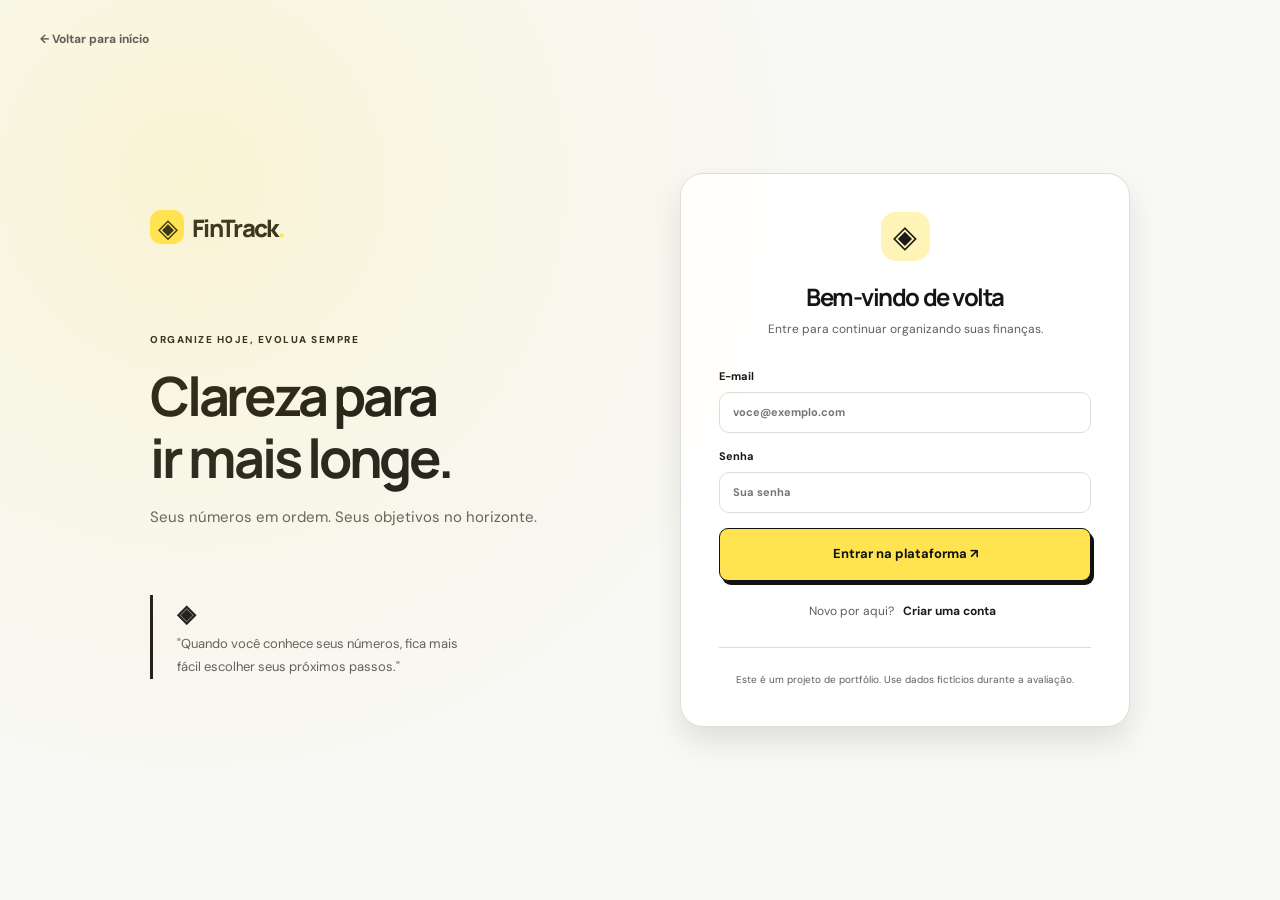
<file: templates/auth.html>
<!doctype html><html lang="pt-BR"><head><meta charset="utf-8"><meta name="viewport" content="width=device-width,initial-scale=1"><title>Entrar — FinTrack</title><link rel="icon" href="/static/favicon.svg"><link rel="stylesheet" href="/static/style.css"><script>try{document.documentElement.dataset.theme=localStorage.getItem('fintrack-theme')||'light'}catch(e){}</script></head><body class="auth-body"><div class="auth-ambient"></div><a class="auth-back" href="/">← Voltar para início</a><main class="auth-wrap"><div class="auth-aside"><a href="/" class="brand"><span class="brand-icon">◈</span> FinTrack<span class="brand-dot">.</span></a><span class="eyebrow">ORGANIZE HOJE, EVOLUA SEMPRE</span><h1>Clareza para<br><em>ir mais longe.</em></h1><p>Seus números em ordem. Seus objetivos no horizonte.</p><div class="auth-aside-card"><b>◈</b><p>"Quando você conhece seus números, fica mais fácil escolher seus próximos passos."</p></div></div><section class="auth-card"><div class="auth-header"><span class="auth-symbol">◈</span><h2 id="formTitle">Bem-vindo de volta</h2><p id="formSubtitle">Entre para continuar organizando suas finanças.</p></div><form id="authForm" autocomplete="on"><div id="registerFields" hidden><label>Seu nome<input id="name" name="name" autocomplete="name" minlength="2" placeholder="Nome completo"></label><label>Nome do seu espaço financeiro<input id="account_name" name="account_name" placeholder="Ex.: Minhas finanças" minlength="2"></label></div><label>E-mail<input name="email" type="email" required autocomplete="email" placeholder="voce@exemplo.com"></label><label>Senha<input name="password" type="password" required autocomplete="current-password" placeholder="Sua senha"><small id="passHelp" hidden>Mínimo de 10 caracteres, com letras e números.</small></label><p id="authError" class="form-error" role="alert" hidden></p><button class="btn btn-primary btn-large" id="authSubmit" type="submit" style="width:100%">Entrar na plataforma ↗</button></form><p class="auth-switch" id="switchText">Novo por aqui? <button type="button" id="switchMode">Criar uma conta</button></p><div class="auth-note">Este é um projeto de portfólio. Use dados fictícios durante a avaliação.</div></section></main><script src="/static/auth.js" defer></script></body></html>
</file>
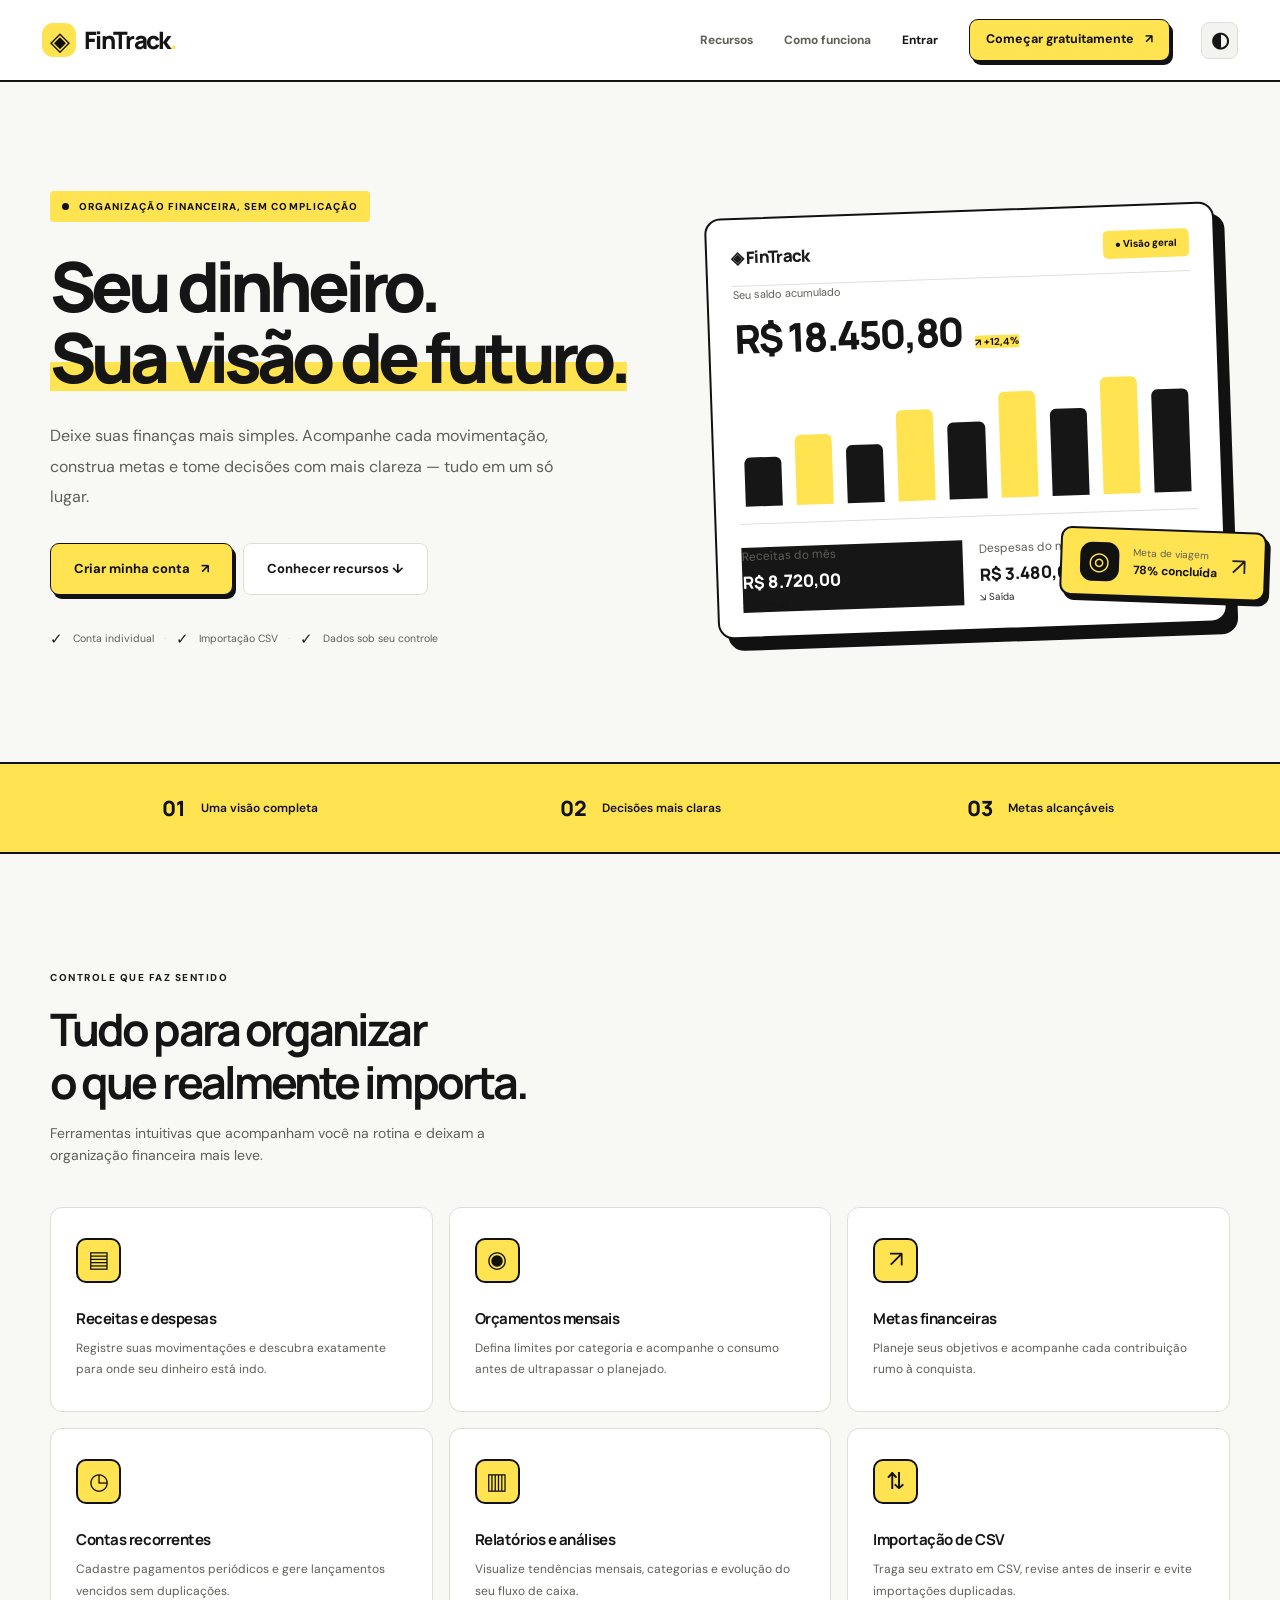
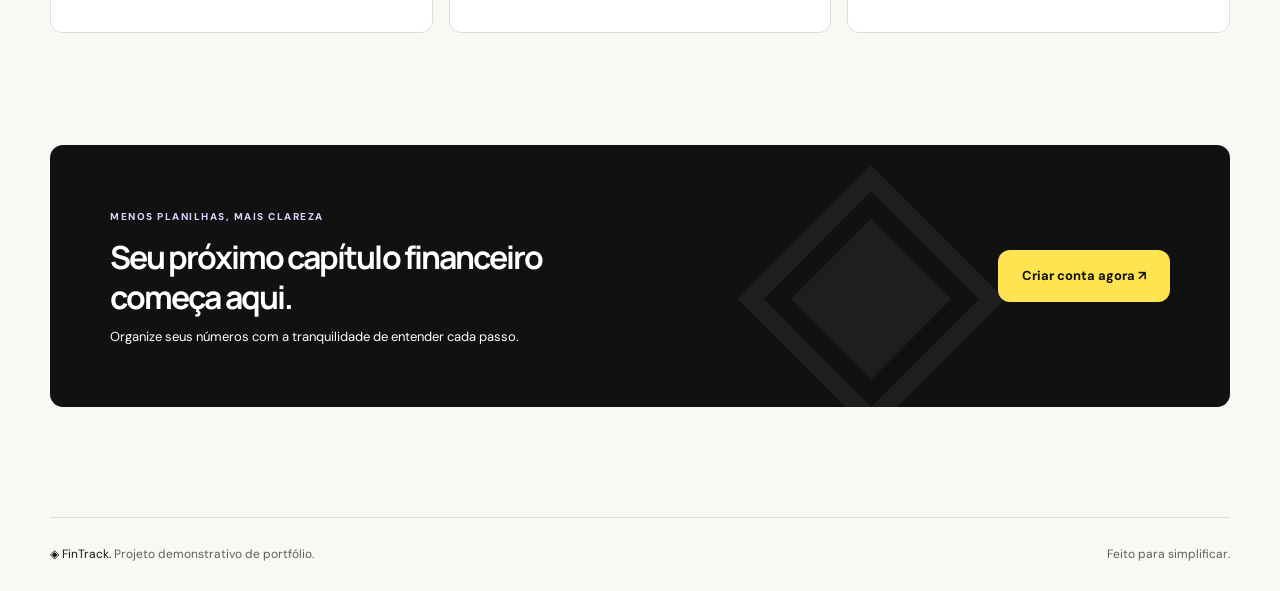
<file: templates/landing.html>
<!doctype html><html lang="pt-BR"><head><meta charset="utf-8"><meta name="viewport" content="width=device-width,initial-scale=1"><meta name="theme-color" content="#ffe350"><title>FinTrack — suas finanças com clareza</title><meta name="description" content="FinTrack: uma forma clara de acompanhar receitas, despesas, orçamentos e metas."><link rel="icon" href="/static/favicon.svg"><link rel="stylesheet" href="/static/style.css"><script>try{document.documentElement.dataset.theme=localStorage.getItem('fintrack-theme')||'light'}catch(e){}</script></head><body class="landing-body">
<header class="marketing-nav"><a href="/" class="brand"><span class="brand-icon">◈</span> FinTrack<span class="brand-dot">.</span></a><nav class="marketing-links"><a href="#recursos">Recursos</a><a href="#como-funciona">Como funciona</a><a href="/login" class="nav-link">Entrar</a><a class="btn btn-primary btn-small" href="/login?cadastro=1">Começar gratuitamente <span>↗</span></a><button class="theme-toggle" type="button" id="public-theme" aria-label="Alternar modo claro ou escuro">◐</button></nav></header>
<main><section class="landing-hero wrap"><div class="hero-copy"><div class="eyebrow"><span class="pulse-dot"></span> ORGANIZAÇÃO FINANCEIRA, SEM COMPLICAÇÃO</div><h1>Seu dinheiro.<br><span class="gradient-text">Sua visão de futuro.</span></h1><p>Deixe suas finanças mais simples. Acompanhe cada movimentação, construa metas e tome decisões com mais clareza — tudo em um só lugar.</p><div class="hero-actions"><a href="/login?cadastro=1" class="btn btn-primary btn-large">Criar minha conta <span>↗</span></a><a href="#recursos" class="btn btn-ghost btn-large">Conhecer recursos ↓</a></div><div class="hero-trust"><span class="trust-check">✓</span> Conta individual <span class="trust-sep">·</span><span class="trust-check">✓</span> Importação CSV <span class="trust-sep">·</span><span class="trust-check">✓</span> Dados sob seu controle</div></div>
<div class="hero-visual"><div class="visual-glow"></div><div class="hero-demo-card"><div class="mock-top"><span class="mock-brand">◈ FinTrack</span><span class="mock-pill">● Visão geral</span></div><div class="mock-caption">Seu saldo acumulado</div><div class="mock-total">R$ 18.450,80 <span>↗ +12,4%</span></div><div class="mock-chart"><span style="height:42%"></span><span style="height:60%"></span><span style="height:50%"></span><span style="height:78%"></span><span style="height:66%"></span><span style="height:91%"></span><span style="height:74%"></span><span style="height:100%"></span><span style="height:88%"></span></div><div class="mock-insights"><div><small>Receitas do mês</small><strong>R$ 8.720,00</strong><em class="positive">↗ Entrada</em></div><div><small>Despesas do mês</small><strong>R$ 3.480,00</strong><em>↘ Saída</em></div></div><div class="floating-goal"><span class="goal-circle">◎</span><span><small>Meta de viagem</small><b>78% concluída</b></span><span class="floating-up">↗</span></div></div></div></section>
<section class="stats-strip"><div class="wrap trust-grid"><div><b>01</b><span>Uma visão completa</span></div><div><b>02</b><span>Decisões mais claras</span></div><div><b>03</b><span>Metas alcançáveis</span></div></div></section>
<section id="recursos" class="marketing-section wrap"><div class="section-top"><span class="eyebrow">CONTROLE QUE FAZ SENTIDO</span><h2>Tudo para organizar<br>o que realmente importa.</h2><p>Ferramentas intuitivas que acompanham você na rotina e deixam a organização financeira mais leve.</p></div><div class="features-grid"><article class="feature"><span class="feature-icon">▤</span><h3>Receitas e despesas</h3><p>Registre suas movimentações e descubra exatamente para onde seu dinheiro está indo.</p></article><article class="feature"><span class="feature-icon">◉</span><h3>Orçamentos mensais</h3><p>Defina limites por categoria e acompanhe o consumo antes de ultrapassar o planejado.</p></article><article class="feature"><span class="feature-icon">↗</span><h3>Metas financeiras</h3><p>Planeje seus objetivos e acompanhe cada contribuição rumo à conquista.</p></article><article class="feature"><span class="feature-icon">◷</span><h3>Contas recorrentes</h3><p>Cadastre pagamentos periódicos e gere lançamentos vencidos sem duplicações.</p></article><article class="feature"><span class="feature-icon">▥</span><h3>Relatórios e análises</h3><p>Visualize tendências mensais, categorias e evolução do seu fluxo de caixa.</p></article><article class="feature"><span class="feature-icon">⇅</span><h3>Importação de CSV</h3><p>Traga seu extrato em CSV, revise antes de inserir e evite importações duplicadas.</p></article></div></section>
<section id="como-funciona" class="marketing-cta wrap"><div><span class="eyebrow">MENOS PLANILHAS, MAIS CLAREZA</span><h2>Seu próximo capítulo financeiro começa aqui.</h2><p>Organize seus números com a tranquilidade de entender cada passo.</p></div><a href="/login?cadastro=1" class="btn btn-invert btn-large">Criar conta agora ↗</a></section></main><footer class="marketing-footer wrap"><span>◈ FinTrack. <span class="muted">Projeto demonstrativo de portfólio.</span></span><span class="muted">Feito para simplificar.</span></footer><script>document.querySelector('#public-theme').onclick=()=>{let d=document.documentElement;d.dataset.theme=d.dataset.theme==='dark'?'light':'dark';localStorage.setItem('fintrack-theme',d.dataset.theme)}</script></body></html>
</file>
<file: static/style.css>
@import url('https://fonts.googleapis.com/css2?family=DM+Sans:wght@400;500;600;700&family=Manrope:wght@400;500;600;700;800&display=swap');
:root{font-family:'DM Sans',Arial,sans-serif;color-scheme:light;--bg:#f8f9fc;--panel:#ffffff;--panel2:#f4f4f9;--soft:#f9f8ff;--ink:#232333;--muted:#8c8e9f;--line:#ebeaf1;--purple:#8050e8;--purple2:#9d73f4;--purple-soft:#f2edff;--green:#16a785;--green-soft:#e8f8f2;--red:#ef6279;--red-soft:#fff0f2;--shadow:0 14px 40px rgba(28,21,67,.035);--elev:0 25px 65px rgba(28,21,67,.12);--focus:0 0 0 3px rgba(128,80,232,.23);--radius:16px;--transition:220ms ease}
:root[data-theme=dark]{color-scheme:dark;--bg:#101019;--panel:#191924;--panel2:#222230;--soft:#201c31;--ink:#f2f1f8;--muted:#9c9bad;--line:#323140;--purple:#a78bfa;--purple2:#c3adff;--purple-soft:#2c2540;--green:#4ddbb6;--green-soft:#172e2d;--red:#ff8a9c;--red-soft:#38222b;--shadow:0 16px 48px rgba(0,0,0,.11);--elev:0 30px 75px rgba(0,0,0,.35)}
*,*::before,*::after{box-sizing:border-box}html{scroll-behavior:smooth}body{margin:0;background:var(--bg);color:var(--ink);font-size:14px;line-height:1.55;transition:background .3s,color .3s}button,input,textarea,select{font:inherit}button{cursor:pointer}button:disabled{opacity:.55;cursor:not-allowed}a{color:inherit;text-decoration:none}a:hover{color:var(--purple)}button:focus-visible,a:focus-visible,input:focus-visible,select:focus-visible,textarea:focus-visible{outline:none;box-shadow:var(--focus)}[hidden]{display:none!important}h1,h2,h3,h4,p{margin-top:0}h1,h2,h3,h4{font-family:Manrope,sans-serif;letter-spacing:-.045em}small{font-size:12px}.muted{color:var(--muted)}.positive{color:var(--green)!important}.negative{color:var(--red)!important}.text-purple{color:var(--purple)}.eyebrow{font-size:10px;letter-spacing:.15em;font-weight:800;color:var(--purple);text-transform:uppercase}.brand{font-size:22px;font-family:Manrope,sans-serif;font-weight:800;letter-spacing:-.075em;display:inline-flex;align-items:center;white-space:nowrap;gap:8px}.brand-icon{display:grid;place-items:center;width:34px;height:34px;background:var(--purple);border-radius:11px;color:white;font-size:26px;font-weight:500;line-height:1}.brand-dot{color:var(--purple);margin-left:-8px}.btn{display:inline-flex;align-items:center;justify-content:center;gap:11px;white-space:nowrap;padding:11px 17px;border-radius:11px;border:1px solid transparent;font-weight:700;transition:transform var(--transition),background var(--transition),box-shadow var(--transition),border-color var(--transition);font-size:12.5px}.btn:hover{transform:translateY(-2px)}.btn-primary{background:var(--purple);color:white!important;box-shadow:0 6px 14px rgba(128,80,232,.14)}.btn-primary:hover{background:#7140df;box-shadow:0 10px 22px rgba(128,80,232,.23)}.btn-ghost{border-color:var(--line);background:var(--panel);color:var(--ink)}.btn-ghost:hover{border-color:var(--purple)}.btn-small{padding:10px 16px}.btn-large{padding:15px 23px;font-size:13px;border-radius:12px}.btn-invert{background:#fff;color:#4f32a6!important}.icon-btn{border:1px solid var(--line);border-radius:11px;height:37px;min-width:37px;display:grid;place-items:center;background:var(--panel);color:var(--muted);transition:all var(--transition)}.icon-btn:hover{background:var(--purple-soft);color:var(--purple);border-color:var(--purple)}
/* Landing */
.wrap{width:min(1180px,calc(100% - 72px));margin:auto}.landing-body{background:var(--panel);overflow-x:hidden}.marketing-nav{height:90px;max-width:1300px;margin:0 auto;display:flex;align-items:center;justify-content:space-between;padding:0 42px}.marketing-links{display:flex;align-items:center;gap:31px;font-size:12px;font-weight:700;color:var(--muted)}.marketing-links .nav-link{color:var(--ink)}.theme-toggle{width:37px;height:37px;border:1px solid var(--line);background:var(--panel2);border-radius:10px;color:var(--ink);font-size:21px}.landing-hero{min-height:615px;display:grid;grid-template-columns:1fr 1.05fr;align-items:center;gap:60px;padding-top:40px;padding-bottom:105px}.hero-copy{max-width:555px;position:relative;z-index:2;animation:fadeUp .7s both}.hero-copy .eyebrow{display:inline-flex;align-items:center;gap:10px;background:var(--purple-soft);padding:9px 13px;border-radius:50px;letter-spacing:.105em;font-size:10px}.pulse-dot{width:7px;height:7px;border-radius:50%;background:var(--purple);box-shadow:0 0 0 4px rgba(139,92,246,.1)}.hero-copy h1{font-size:clamp(38px,4.7vw,65px);line-height:1.12;margin:30px 0 22px;font-weight:800;letter-spacing:-.07em}.gradient-text{color:var(--purple)}.hero-copy>p{font-size:15px;color:var(--muted);line-height:1.9;max-width:440px}.hero-actions{display:flex;gap:10px;align-items:center;margin-top:30px}.hero-trust{font-size:10.5px;margin-top:33px;color:var(--muted);display:flex;flex-wrap:wrap;gap:10px;align-items:center}.trust-check{color:var(--green);font-size:15px}.trust-sep{color:var(--line)}.hero-visual{height:420px;position:relative;display:grid;place-items:center}.visual-glow{position:absolute;width:570px;height:450px;right:-80px;background:radial-gradient(ellipse,rgba(128,80,232,.20),transparent 64%);filter:blur(25px)}.hero-demo-card{position:relative;background:var(--panel);border:1px solid var(--line);width:min(500px,100%);padding:28px 28px 25px;border-radius:24px;box-shadow:0 35px 90px rgba(62,44,129,.13);transform:rotate(-2deg);animation:cardFloat 7s ease-in-out infinite}.mock-top{display:flex;justify-content:space-between;align-items:center;padding-bottom:32px}.mock-brand{font-family:Manrope;font-weight:800;font-size:17px;letter-spacing:-.04em;color:var(--purple)}.mock-pill{background:var(--green-soft);color:var(--green);font-size:10px;font-weight:700;padding:6px 12px;border-radius:20px}.mock-caption{font-size:11px;color:var(--muted)}.mock-total{font-family:Manrope;font-size:35px;font-weight:800;letter-spacing:-.055em;margin:5px 0 20px}.mock-total span{font:700 10px 'DM Sans';color:var(--green);letter-spacing:0;margin-left:6px}.mock-chart{height:135px;display:flex;align-items:end;gap:14px;padding:0 6px 17px;border-bottom:1px solid var(--line)}.mock-chart span{flex:1;border-radius:6px 6px 0 0;background:linear-gradient(180deg,var(--purple2),rgba(139,92,246,.15))}.mock-chart span:nth-child(4n){background:var(--purple)}.mock-insights{display:grid;grid-template-columns:1fr 1fr;margin-top:23px;gap:16px}.mock-insights>div{display:grid;gap:4px}.mock-insights small{color:var(--muted)}.mock-insights strong{font:800 17px Manrope}.mock-insights em{font-size:10px;font-style:normal;color:var(--red)}.floating-goal{position:absolute;bottom:24px;right:-42px;display:flex;align-items:center;gap:14px;background:var(--panel);border:1px solid var(--line);border-radius:15px;box-shadow:var(--elev);padding:13px 18px;transform:rotate(4deg);font-size:12px}.floating-goal small{display:block;color:var(--muted);font-size:10px}.goal-circle{width:39px;height:39px;background:var(--purple-soft);color:var(--purple);font-size:25px;border-radius:12px;display:grid;place-items:center}.floating-up{color:var(--green);font-size:24px}.stats-strip{background:var(--bg);border-block:1px solid var(--line);padding:30px 0}.trust-grid{display:grid;grid-template-columns:repeat(3,1fr);text-align:center;gap:20px}.trust-grid>div{display:flex;justify-content:center;gap:15px;align-items:center}.trust-grid b{font:800 21px Manrope;color:var(--purple)}.trust-grid span{font-size:12px;font-weight:600;color:var(--muted)}.marketing-section{padding:112px 0}.section-top{max-width:620px;margin-bottom:40px}.section-top h2{font-size:clamp(32px,3.5vw,48px);line-height:1.2;margin:14px 0;letter-spacing:-.065em}.section-top p{color:var(--muted);max-width:460px}.features-grid{display:grid;grid-template-columns:repeat(3,1fr);gap:16px}.feature{border:1px solid var(--line);border-radius:18px;padding:30px 25px;background:var(--panel);transition:transform var(--transition),border-color var(--transition),box-shadow var(--transition)}.feature:hover{transform:translateY(-5px);border-color:var(--purple2);box-shadow:var(--shadow)}.feature-icon{height:45px;width:45px;background:var(--purple-soft);border-radius:13px;color:var(--purple);display:grid;place-items:center;font-size:23px}.feature h3{font-size:15px;letter-spacing:-.03em;margin:24px 0 8px}.feature p{font-size:12px;color:var(--muted);line-height:1.8;margin:0}.marketing-cta{background:linear-gradient(115deg,#6c36d0,#945aed);color:white;padding:60px;border-radius:25px;margin-bottom:110px;display:flex;justify-content:space-between;align-items:center;gap:40px;position:relative;overflow:hidden}.marketing-cta:after{content:'◈';position:absolute;font-size:350px;right:19%;top:-145px;color:rgba(255,255,255,.055);pointer-events:none}.marketing-cta .eyebrow{color:#e0d0ff}.marketing-cta h2{font-size:32px;line-height:1.25;max-width:510px;margin:10px 0}.marketing-cta p{color:#e4d8ff;margin:0;font-size:13px}.marketing-cta>.btn{z-index:1}.marketing-footer{display:flex;justify-content:space-between;align-items:center;border-top:1px solid var(--line);padding:27px 0;font-size:12px}
/* Auth */
.auth-body{background:var(--bg);min-height:100vh;position:relative;overflow:hidden}.auth-ambient{position:absolute;inset:0;background:radial-gradient(circle at 15% 20%,rgba(255,228,83,.20),rgba(255,228,83,.075) 22%,transparent 45%);pointer-events:none}.auth-back{position:absolute;top:30px;left:40px;font-size:12px;font-weight:700;color:var(--muted)}.auth-wrap{max-width:1050px;min-height:100vh;display:grid;grid-template-columns:1fr 450px;align-items:center;gap:100px;margin:auto;padding:90px 35px}.auth-aside{align-self:center}.auth-aside .eyebrow{display:block;margin-top:86px}.auth-aside h1{font-size:54px;line-height:1.14;margin:18px 0}.auth-aside h1 em{font-style:normal;color:var(--purple)}.auth-aside>p{font-size:15px;color:var(--muted)}.auth-aside-card{margin-top:65px;border-left:3px solid var(--purple);padding-left:24px;max-width:330px}.auth-aside-card b{font-size:24px;color:var(--purple)}.auth-aside-card p{font-size:13px;line-height:1.8;color:var(--muted)}.auth-card{background:var(--panel);border:1px solid var(--line);border-radius:23px;padding:38px;box-shadow:var(--elev)}.auth-header{text-align:center;margin-bottom:30px}.auth-symbol{display:inline-grid;place-items:center;width:49px;height:49px;background:var(--purple-soft);color:var(--purple);border-radius:15px;font-size:31px}.auth-header h2{font-size:24px;margin:17px 0 4px}.auth-header p{font-size:12px;color:var(--muted)}label{display:block;font-size:11px;font-weight:700;color:var(--ink);margin-bottom:15px}label input,label select,label textarea{display:block;width:100%;padding:11px 13px;background:var(--panel);border:1px solid var(--line);border-radius:10px;color:var(--ink);margin-top:7px;outline:none;transition:border-color var(--transition)}label input:focus,label textarea:focus,label select:focus{border-color:var(--purple)}label small{display:block;font-weight:400;color:var(--muted);margin-top:5px}.auth-switch{text-align:center;font-size:12px;color:var(--muted);margin:20px 0 0}.auth-switch button{border:0;background:none;color:var(--purple);font-weight:700}.auth-note{text-align:center;color:var(--muted);font-size:10px;border-top:1px solid var(--line);padding-top:24px;margin-top:26px}.form-error{padding:10px 12px;color:var(--red);background:var(--red-soft);border-radius:9px;font-size:12px}
/* App shell */
.app-body{background:var(--bg)}.shell{display:flex;min-height:100vh}.sidebar{width:248px;flex:0 0 248px;background:var(--panel);border-right:1px solid var(--line);display:flex;flex-direction:column;position:sticky;top:0;height:100vh;z-index:40;transition:transform .3s}.sidebar-top{padding:28px 20px 10px}.sidebar-top>.brand{margin-bottom:37px}.workspace-label,.nav-group-label{font-size:9px;letter-spacing:.12em;font-weight:800;color:var(--muted);display:block;margin:0 10px 13px}.account-picker{display:flex;align-items:center;text-align:left;width:100%;background:var(--panel2);border:1px solid var(--line);border-radius:12px;padding:10px;gap:9px;color:var(--ink);margin-bottom:23px}.account-picker>span:last-child{color:var(--muted);margin-left:auto}.workspace-avatar{background:#ebe2ff;color:#7644d7;border-radius:10px;width:32px;height:32px;display:grid;place-items:center;font-size:16px;font-weight:800}.account-text{min-width:0}.account-text b,.account-text small{display:block;white-space:nowrap;overflow:hidden;text-overflow:ellipsis;max-width:125px}.account-text b{font-size:11px}.account-text small{font-size:9px;color:var(--muted)}.side-nav{padding:0 12px;flex:1;overflow:auto}.side-nav .nav-group-label{margin:12px 14px}.side-nav .nav-space{margin-top:30px}.nav-item{width:100%;display:flex;gap:14px;align-items:center;background:none;border:0;text-align:left;color:var(--muted);font-size:11.5px;font-weight:700;padding:12px 14px;border-radius:10px;margin:2px 0;transition:background var(--transition),color var(--transition)}.nav-item:hover{background:var(--purple-soft);color:var(--purple)}.nav-item.active{background:var(--purple-soft);color:var(--purple)}.nav-icon{display:grid;place-items:center;font-size:19px;width:21px;font-weight:400}.sidebar-bottom{padding:18px 15px 15px}.sidebar-insight{position:relative;background:linear-gradient(135deg,var(--purple-soft),var(--panel2));border:1px solid var(--line);border-radius:13px;padding:18px;margin-bottom:16px;overflow:hidden}.sidebar-insight>span:first-child{font-size:8px;font-weight:800;color:var(--purple);letter-spacing:.12em}.sidebar-insight p{font-size:11px;color:var(--muted);margin:8px 14px 0 0;line-height:1.65}.insight-spark{position:absolute;bottom:0;right:9px;color:rgba(139,92,246,.2);font-size:52px}.sidebar-user{border-top:1px solid var(--line);display:flex;align-items:center;gap:9px;padding-top:15px}.user-avatar,.header-avatar{width:35px;height:35px;background:#efe7ff;color:#7e49e2;border-radius:11px;display:grid;place-items:center;font-weight:800;font-size:13px}.user-info{min-width:0;flex:1}.user-info b,.user-info small{display:block;white-space:nowrap;overflow:hidden;text-overflow:ellipsis}.user-info b{font-size:11px}.user-info small{font-size:9px;color:var(--muted)}.sidebar-user .icon-btn{border:0;background:none}.content-shell{flex:1;min-width:0;display:flex;flex-direction:column}.topbar{height:74px;border-bottom:1px solid var(--line);display:flex;justify-content:space-between;align-items:center;padding:0 34px;background:var(--panel)}.topbar-left,.topbar-right{display:flex;align-items:center;gap:14px}.breadcrumb{font-size:11px;color:var(--muted)}.breadcrumb span{padding:0 10px;color:var(--line)}.breadcrumb b{color:var(--ink)}.today-pill{font-size:10.5px;color:var(--muted);padding:10px}.topbar-right .header-avatar{border-radius:50%}.theme-button{font-size:19px}.menu-toggle{display:none}.main-content{padding:31px 36px 48px;width:100%;max-width:1550px;margin:0 auto;flex:1}.page-head{display:flex;justify-content:space-between;align-items:center;gap:20px;margin-bottom:29px}.page-head h1{font-size:clamp(22px,2vw,28px);margin:6px 0 3px;font-weight:800}.page-head p{color:var(--muted);font-size:12px;margin:0}.page-actions{display:flex;align-items:center;gap:11px}.month-control{display:flex;align-items:center;gap:10px;border:1px solid var(--line);border-radius:11px;background:var(--panel);height:39px;padding:0 6px}.month-control span{min-width:105px;text-align:center;font-weight:700;font-size:11px}.month-control button{border:0;background:transparent;color:var(--muted);font-size:21px;width:23px;height:32px}.month-control button:hover{color:var(--purple)}.app-footer{padding:17px 36px;border-top:1px solid var(--line);font-size:10px;display:flex;justify-content:space-between;color:var(--muted)}.page-body{animation:fadeUp .45s ease both;min-width:0}.loading-state{display:flex;align-items:center;justify-content:center;color:var(--muted);gap:10px;padding:70px}.loader{border:3px solid var(--line);border-top-color:var(--purple);height:20px;width:20px;border-radius:50%;animation:spin 1s linear infinite}
/* Shared modules */
.kpis{display:grid;grid-template-columns:repeat(4,minmax(0,1fr));gap:17px;margin-bottom:19px}.panel,.kpi-card{background:var(--panel);border:1px solid var(--line);border-radius:var(--radius);box-shadow:var(--shadow);min-width:0}.kpi-card{padding:21px 21px 19px;position:relative;overflow:hidden;transition:transform .25s,box-shadow .25s}.kpi-card:hover{transform:translateY(-3px);box-shadow:var(--elev)}.kpi-caption{font-size:10.5px;color:var(--muted);font-weight:700;display:flex;justify-content:space-between;align-items:center}.kpi-icon{width:32px;height:32px;background:var(--purple-soft);color:var(--purple);display:grid;place-items:center;border-radius:10px;font-size:17px}.kpi-card.green .kpi-icon{background:var(--green-soft);color:var(--green)}.kpi-card.red .kpi-icon{background:var(--red-soft);color:var(--red)}.kpi-value{font:800 clamp(17px,2.2vw,26px) Manrope,sans-serif;letter-spacing:-.055em;margin:19px 0 6px;white-space:nowrap}.kpi-foot{color:var(--muted);font-size:10.5px}.mini-pill{font-size:9px;background:var(--green-soft);color:var(--green);padding:4px 8px;border-radius:6px;margin-left:6px}.columns{display:grid;grid-template-columns:1.65fr 1fr;gap:18px;margin-bottom:18px}.columns.equal{grid-template-columns:1fr 1fr}.panel{padding:22px}.panel-title{display:flex;justify-content:space-between;align-items:center;margin-bottom:20px;gap:14px}.panel-title h2{font-size:14px;margin:0}.panel-title p{color:var(--muted);font-size:10.5px;margin:3px 0 0}.panel-link{background:none;border:0;font-size:10.5px;font-weight:700;color:var(--purple)}.chart-frame{height:230px;position:relative;overflow:hidden}.chart-frame svg{width:100%;height:100%;display:block}.legend{display:flex;gap:16px;align-items:center;color:var(--muted);font-size:10px}.legend i{display:inline-block;width:8px;height:8px;border-radius:3px;margin-right:5px}.category-bars{display:grid;gap:13px}.cat-item-head{display:flex;justify-content:space-between;font-size:10.5px;margin-bottom:6px}.cat-item-head span:first-child{color:var(--ink);font-weight:700}.cat-item-head span:last-child{color:var(--muted)}.track{height:7px;border-radius:15px;background:var(--panel2);overflow:hidden}.track>span{display:block;height:100%;border-radius:15px;background:var(--purple);transition:width .5s}.track.warning>span{background:var(--red)}.table-wrap{overflow-x:auto}.data-table{width:100%;border-collapse:collapse;font-size:11px;text-align:left}.data-table th{color:var(--muted);font-weight:700;font-size:10px;padding:14px 12px;border-bottom:1px solid var(--line);white-space:nowrap}.data-table td{padding:13px 12px;border-bottom:1px solid var(--line);vertical-align:middle}.data-table tr:last-child td{border-bottom:0}.data-table td strong{display:block;font-size:11px;font-weight:700}.data-table td small{color:var(--muted);display:block}.money{font-weight:800;white-space:nowrap}.table-icon{width:34px;height:34px;border-radius:10px;background:var(--purple-soft);color:var(--purple);display:grid;place-items:center;font-size:17px}.description-cell{display:flex;gap:10px;align-items:center;min-width:170px}.tag{font-size:9px;padding:5px 9px;background:var(--panel2);border-radius:6px;color:var(--muted);white-space:nowrap}.tag.type-expense{color:var(--red);background:var(--red-soft)}.tag.type-income{color:var(--green);background:var(--green-soft)}.ghost-action{border:0;background:none;font-size:11px;color:var(--muted);padding:6px}.ghost-action:hover{color:var(--purple)}.empty-state{text-align:center;padding:35px 20px;color:var(--muted)}.empty-icon{display:grid;place-items:center;width:55px;height:55px;background:var(--purple-soft);color:var(--purple);font-size:28px;border-radius:15px;margin:0 auto 14px}.empty-state h3{font-size:15px;color:var(--ink);margin-bottom:6px}.empty-state p{font-size:11px;margin-bottom:15px}.toolbar{display:flex;justify-content:space-between;align-items:center;gap:12px;margin-bottom:17px;flex-wrap:wrap}.toolbar>.filter-bar{display:flex;gap:9px;align-items:center;flex-wrap:wrap}.search-input,.select-input,.month-input,.input{padding:10px 12px;border:1px solid var(--line);border-radius:10px;background:var(--panel);color:var(--ink);font-size:11.5px;min-height:40px;outline:0}.search-input:focus,.select-input:focus,.month-input:focus{border-color:var(--purple)}.search-input{width:240px}.select-input{min-width:140px}.section-grid{display:grid;grid-template-columns:repeat(3,minmax(0,1fr));gap:16px}.budget-card,.goal-card,.recurrence-card{border:1px solid var(--line);border-radius:15px;padding:22px;background:var(--panel);box-shadow:var(--shadow);min-width:0}.budget-card .topline,.goal-card .topline,.recurrence-card .topline{display:flex;justify-content:space-between;align-items:start;gap:10px;margin-bottom:18px}.topline h3{font-size:13px;margin:0 0 4px}.topline p{font-size:10px;color:var(--muted);margin:0}.budget-total{font:800 20px Manrope;letter-spacing:-.05em}.budget-total small{color:var(--muted);font:500 10px DM Sans;margin-left:3px}.budget-foot{display:flex;justify-content:space-between;color:var(--muted);font-size:10px;margin-top:9px}.budget-card .track{height:9px;margin-top:18px}.goal-card .big-icon{width:41px;height:41px;border-radius:12px;background:var(--purple-soft);color:var(--purple);display:grid;place-items:center;font-size:22px}.goal-percent{font:800 27px Manrope;margin:14px 0 2px}.goal-foot{display:flex;justify-content:space-between;margin:9px 0 14px;font-size:10px;color:var(--muted)}.recurrence-card .recurrence-amount{font:800 19px Manrope;margin:12px 0 15px}.simple-actions{display:flex;flex-wrap:wrap;gap:7px}.simple-actions .btn{padding:8px 12px;font-size:10px}.pill{padding:5px 9px;border-radius:20px;background:var(--green-soft);color:var(--green);font-size:9px;font-weight:800}.pill.off{background:var(--panel2);color:var(--muted)}.helper-note{padding:16px 20px;border:1px solid var(--line);background:var(--soft);color:var(--muted);font-size:11px;border-radius:13px;margin:0 0 17px;line-height:1.8}.hint-card{display:grid;grid-template-columns:40px 1fr;gap:12px;align-items:start;padding:17px;border-radius:14px;border:1px solid var(--line);background:var(--soft)}.hint-card b{display:block;font-size:12px}.hint-card p{color:var(--muted);font-size:10.5px;margin:4px 0 0}.hint-icon{display:grid;place-items:center;height:40px;background:var(--purple-soft);color:var(--purple);border-radius:12px;font-size:22px}.report-summary{display:grid;grid-template-columns:repeat(3,1fr);gap:12px;margin-bottom:17px}.report-summary>div{border:1px solid var(--line);border-radius:12px;padding:17px;background:var(--panel2)}.report-summary small{color:var(--muted)}.report-summary strong{display:block;font:800 19px Manrope;margin-top:5px}.import-upload{border:2px dashed var(--line);border-radius:18px;background:var(--soft);padding:40px;text-align:center}.import-upload h3{font-size:17px;margin:8px}.import-upload p{color:var(--muted);font-size:11px}.import-upload input[type=file]{max-width:300px;margin:14px auto;display:block}.settings-grid{display:grid;grid-template-columns:1.2fr .8fr;gap:18px}.settings-panel{padding:26px}.settings-panel h3{font-size:15px;margin:0 0 7px}.settings-panel>p{color:var(--muted);font-size:11px}.settings-panel label{margin-top:20px}.setting-row{border-bottom:1px solid var(--line);display:flex;align-items:center;justify-content:space-between;padding:14px 0;gap:12px}.setting-row b{display:block;font-size:11px}.setting-row small{color:var(--muted)}.settings-panel .btn{margin-top:10px}.empty-list{color:var(--muted);font-size:11px;padding:15px}.color-dot{height:9px;width:9px;border-radius:50%;display:inline-block;margin-right:6px;vertical-align:middle}
/* Modal & toasts */
.modal-backdrop{position:fixed;inset:0;z-index:110;background:rgba(20,15,39,.48);display:flex;align-items:center;justify-content:center;padding:20px;animation:fadeIn .16s}.modal{border:1px solid var(--line);background:var(--panel);border-radius:19px;padding:0;width:min(510px,100%);max-height:calc(100vh - 35px);overflow:auto;box-shadow:var(--elev);animation:modalIn .23s both}.modal-head{display:flex;align-items:start;justify-content:space-between;padding:24px 25px 14px}.modal-head h2{font-size:19px;margin:0}.modal-head p{margin:4px 0 0;color:var(--muted);font-size:11px}.modal-body{padding:0 25px 8px}.modal-body label{margin-bottom:15px}.modal-body input,.modal-body select,.modal-body textarea{width:100%;margin-top:7px;background:var(--panel2);border-radius:10px;padding:12px;color:var(--ink);border:1px solid var(--line)}.modal-foot{display:flex;justify-content:flex-end;gap:10px;border-top:1px solid var(--line);padding:17px 25px 22px}.field-row{display:grid;grid-template-columns:1fr 1fr;gap:12px}.modal .form-error{margin:4px 0}.notice{font-size:10px;color:var(--muted);padding-bottom:12px;line-height:1.7}#toastRoot{position:fixed;bottom:22px;right:22px;z-index:140;display:grid;gap:8px}.toast{min-width:250px;max-width:370px;background:var(--ink);color:var(--panel);padding:14px 18px;box-shadow:var(--elev);border-radius:11px;font-size:12px;animation:toastIn .25s both}.toast.error{background:#8d2545;color:white}.mobile-overlay{display:none}
/* Motion */
@keyframes fadeUp{from{opacity:0;transform:translateY(14px)}to{opacity:1;transform:translateY(0)}}@keyframes fadeIn{from{opacity:0}to{opacity:1}}@keyframes spin{to{transform:rotate(360deg)}}@keyframes modalIn{from{opacity:0;transform:translateY(14px) scale(.985)}to{opacity:1;transform:translateY(0) scale(1)}}@keyframes toastIn{from{opacity:0;transform:translateX(15px)}to{opacity:1;transform:translateX(0)}}@keyframes cardFloat{0%,100%{transform:rotate(-2deg) translateY(0)}50%{transform:rotate(-1deg) translateY(-11px)}}
@media(max-width:1250px){.sidebar{width:220px;flex-basis:220px}.main-content{padding:30px 24px}.topbar{padding:0 24px}.kpis{gap:11px}.kpi-card{padding:18px}.section-grid{grid-template-columns:repeat(2,minmax(0,1fr))}}
@media(max-width:980px){.sidebar{position:fixed;left:0;transform:translateX(-100%);box-shadow:var(--elev)}.sidebar.open{transform:translateX(0)}.mobile-overlay:not([hidden]){display:block;position:fixed;inset:0;z-index:39;background:rgba(17,16,29,.54)}.menu-toggle{display:grid}.kpis{grid-template-columns:repeat(2,minmax(0,1fr))}.columns{grid-template-columns:1fr}.settings-grid{grid-template-columns:1fr}.landing-hero{grid-template-columns:1fr;gap:20px;padding-bottom:50px}.hero-visual{min-height:390px}.hero-copy{max-width:800px}.features-grid{grid-template-columns:repeat(2,1fr)}.auth-wrap{gap:30px;grid-template-columns:1fr 430px}.auth-aside h1{font-size:42px}}
@media(max-width:680px){.wrap{width:calc(100% - 32px)}.marketing-nav{height:68px;padding:0 18px}.marketing-links{gap:10px}.marketing-links>a:not(.btn),.marketing-links .theme-toggle{display:none}.marketing-nav .brand{font-size:20px}.landing-hero{padding-top:40px}.hero-copy h1{font-size:40px}.hero-copy>p{font-size:13px}.hero-actions{flex-direction:column;align-items:stretch}.hero-trust{gap:6px}.hero-visual{height:320px;min-height:320px}.hero-demo-card{width:95%;padding:20px;transform:rotate(0);animation:none}.mock-total{font-size:27px}.mock-chart{height:100px}.floating-goal{right:-3px;bottom:-12px;transform:none;padding:10px}.stats-strip{padding:25px 0}.trust-grid{grid-template-columns:1fr;gap:15px}.marketing-section{padding:70px 0}.section-top h2{font-size:32px}.features-grid{grid-template-columns:1fr}.marketing-cta{padding:35px 24px;display:block;margin-bottom:60px}.marketing-cta h2{font-size:26px}.marketing-cta .btn{margin-top:20px}.marketing-footer{display:grid;gap:5px}.auth-back{left:20px;top:18px}.auth-wrap{display:flex;flex-direction:column;padding:80px 17px 40px;gap:25px}.auth-aside{display:none}.auth-card{width:100%;max-width:450px;padding:29px 23px}.topbar{padding:0 16px;height:64px}.today-pill{display:none}.main-content{padding:23px 15px 40px}.page-head{align-items:start;flex-direction:column;gap:16px}.page-head h1{font-size:24px}.page-actions{width:100%;justify-content:space-between}.page-actions .btn{padding:11px}.kpis{gap:10px}.kpi-card{padding:15px}.kpi-value{font-size:19px}.kpi-foot{font-size:9.5px}.kpi-caption{font-size:9.5px}.panel{padding:18px}.section-grid{grid-template-columns:1fr}.report-summary{grid-template-columns:1fr}.field-row{grid-template-columns:1fr;gap:0}.search-input{width:100%}.filter-bar{width:100%}.filter-bar .select-input{flex:1}.month-control span{min-width:94px}.app-footer{padding:14px 16px}.chart-frame{height:185px}.modal{max-height:calc(100vh - 25px)}.modal-body{padding-inline:18px}.modal-head{padding-inline:18px}.modal-foot{padding-inline:18px}}
@media(prefers-reduced-motion:reduce){*,*::before,*::after{animation-duration:.01ms!important;transition-duration:.01ms!important;scroll-behavior:auto!important}}

/* Lançamentos em formato compacto no celular */
.mobile-tx-list{display:none}
@media(max-width:680px){
 .mobile-tx-list{display:grid;gap:0}
 .mobile-tx{display:flex;align-items:center;gap:10px;padding:12px 0;border-bottom:1px solid var(--line)}
 .mobile-tx:last-child{border:0}
 .mobile-tx .table-icon{width:31px;height:31px;flex:0 0 31px}
 .mobile-tx-main{flex:1;min-width:0}
 .mobile-tx-main strong{font-size:11px;display:block;overflow:hidden;text-overflow:ellipsis;white-space:nowrap}
 .mobile-tx-main small{display:block;color:var(--muted);font-size:9px}
 .mobile-tx-end{text-align:right;white-space:nowrap}
 .mobile-tx-end b{display:block;font-size:10px}
 .mobile-tx-end span{display:block;margin-top:3px}
 .mobile-tx-end .ghost-action{padding:3px 6px}
 .panel>.table-wrap:has(.data-table){display:none}
}

.pagination{display:flex;justify-content:space-between;align-items:center;border-top:1px solid var(--line);padding-top:14px;margin-top:14px;gap:12px}.pagination span{font-size:11px;color:var(--muted)}.pagination>div{display:flex;gap:8px}.pagination .btn{padding:8px 11px;font-size:10px}

/* FINTRACK 3.0 — Bold yellow, white and black; editorial fintech dashboard.
   No green/gold identity or old private-banking decoration. */
:root{--bg:#f8f8f4;--panel:#fff;--panel2:#f3f3ef;--soft:#fff8cd;--ink:#151515;--muted:#5f5e58;--line:#deded8;--purple:#1b1b1b;--purple2:#505050;--purple-soft:#fff4b7;--green:#202020;--green-soft:#f1f1ed;--red:#242424;--red-soft:#ededeb;--shadow:0 5px 0 rgba(0,0,0,.045);--elev:0 15px 30px rgba(0,0,0,.1);--focus:0 0 0 3px #ffe65080;--radius:14px;color-scheme:light}
:root[data-theme=dark]{--bg:#121212;--panel:#1e1e1e;--panel2:#272727;--soft:#3c3419;--ink:#fff;--muted:#c9c9bf;--line:#3e3e3e;--purple:#ffe256;--purple2:#f5e1a1;--purple-soft:#3a331e;--green:#ffe256;--green-soft:#403a22;--red:#f4d88b;--red-soft:#332f25;--shadow:0 6px 0 rgba(255,255,255,.035);--elev:0 16px 32px rgba(0,0,0,.2);color-scheme:dark}
body{font-family:'DM Sans',Arial,sans-serif;background:var(--bg)}
h1,h2,h3,h4,.brand,.page-head h1,.kpi-value{font-family:Manrope,'Arial Black',sans-serif!important;letter-spacing:-.06em}
.brand{font-weight:900;font-size:24px;letter-spacing:-.07em}.brand-icon{background:#ffe350!important;border:2px solid #ffe350;border-radius:11px!important;color:#101010!important;box-shadow:none!important}.brand-dot{color:#ffe350!important}
.sidebar{background:#101010!important;border-right:2px solid #101010;color:#f4f4f1}.sidebar .brand,.sidebar .nav-item,.sidebar .account-text b,.sidebar .sidebar-user b{color:#fff!important}
.sidebar .workspace-label,.sidebar .nav-group-label,.sidebar .sidebar-user small,.sidebar .account-text small{color:#aaa!important;letter-spacing:.17em}
.sidebar .nav-item{border-radius:9px;color:#d3d3d3!important;transition:background .14s,color .14s;font-weight:750}.sidebar .nav-item:hover{background:#282828;color:#fff!important}
.sidebar .nav-item.active{background:#ffe350!important;color:#111!important;box-shadow:none!important;border-radius:8px}.sidebar .nav-item.active .nav-icon{color:#111!important}
.sidebar .account-picker{background:#292929;border:1px solid #525252;border-radius:9px;color:#fff}.sidebar .account-picker span,.sidebar .account-picker b{color:#fff}.sidebar .sidebar-insight{background:#ffe350;border:1px solid #ffe350;border-radius:12px;color:#151515!important;box-shadow:none}.sidebar .sidebar-insight p,.sidebar .sidebar-insight span,.sidebar .sidebar-insight strong{color:#151515!important}.sidebar .sidebar-user{border-top:1px solid #343434}.sidebar .sidebar-user .icon-btn{color:#fff}
.topbar{border-bottom:1px solid var(--line);background:var(--panel);box-shadow:none}.main-content{padding:35px 36px 48px;max-width:1530px;background:transparent}.page-head{margin-bottom:32px}.page-head h1{font-size:clamp(27px,2.6vw,37px);font-weight:900;letter-spacing:-.06em}.page-head .eyebrow{color:var(--ink);background:#ffe350;border-radius:4px;display:inline-block;padding:5px 9px;font-size:9px}
.kpis{grid-template-columns:1.55fr repeat(3,1fr);gap:12px;margin-bottom:14px}.kpi-card{border:1px solid var(--line)!important;border-radius:12px!important;padding:24px 22px;box-shadow:var(--shadow);transition:border-color .2s}.kpi-card:hover{transform:none!important;box-shadow:var(--shadow);border-color:#bbbab0!important}.kpi-card:first-child{background:#ffe350!important;border-color:#e6c63e!important;color:#111!important;box-shadow:4px 5px 0 #1a1a1a!important}.kpi-card:first-child *{color:#111!important}.kpi-card:first-child .kpi-icon{background:#111!important;color:#ffe350!important}.kpi-caption{font-weight:800;color:var(--muted)!important}.kpi-card:first-child .kpi-caption{color:#111!important}.kpi-value{font-size:clamp(24px,2.4vw,35px)}
.panel,.budget-card,.goal-card,.recurrence-card{border-radius:11px!important;background:var(--panel);border:1px solid var(--line);box-shadow:var(--shadow)!important}.panel{padding:25px}.panel-title h2{font-size:15px;font-weight:900}.panel-link{color:var(--ink);font-weight:800;text-decoration:underline;text-underline-offset:3px}.panel-link:hover{color:var(--ink)}.chart-bar,.chart-rect,.bar-income{fill:#101010!important;background:#101010!important}.bar-expense{fill:#ffe350!important;background:#ffe350!important}.positive,.negative,.text-purple{color:var(--ink)!important}
.btn-primary{background:#ffe350!important;color:#111!important;border:1px solid #111;border-radius:9px;box-shadow:3px 4px 0 #111}.btn-primary:hover{background:#f5d63c!important;transform:translate(2px,2px);box-shadow:1px 2px 0 #111}.btn-ghost,.month-control,.icon-btn{border-radius:8px;border:1px solid var(--line)}.btn-invert{background:#111;color:#ffe350!important}.theme-toggle{border-radius:8px}
.landing-body{background:var(--bg)}.marketing-nav{height:82px;border-bottom:2px solid var(--ink);background:var(--panel)}.landing-hero{grid-template-columns:minmax(0,1fr) minmax(0,.9fr);gap:65px;padding-top:88px;padding-bottom:90px;min-height:680px}.hero-copy{max-width:670px}.hero-copy h1{font-weight:900;font-size:clamp(49px,5.4vw,82px);line-height:1.02;margin:29px 0}.hero-copy h1 .gradient-text{display:inline;position:relative;color:var(--ink)!important;background:linear-gradient(transparent 56%,#ffe350 56% 86%,transparent 86%)}.hero-copy>.eyebrow{background:#ffe350!important;color:#111!important;border-radius:4px;font-size:10px;padding:8px 12px}.pulse-dot{background:#111;box-shadow:none}.hero-copy p{font-size:16px;color:var(--muted);max-width:520px}.hero-visual{height:500px;min-width:0}.visual-glow{background:none;filter:none;display:none}.hero-demo-card{border:2px solid #111;border-radius:16px!important;box-shadow:10px 12px 0 #111!important;background:var(--panel)!important;transform:rotate(-2deg);width:min(510px,100%);padding:24px}.mock-top{border-bottom:1px solid var(--line);padding-bottom:14px}.mock-brand{font-weight:900}.mock-pill{color:#111;background:#ffe350;border-radius:5px;font-weight:800}.mock-total{font-size:clamp(30px,3.1vw,42px);font-weight:900;letter-spacing:-.055em}.mock-total span{background:#ffe350;color:#111}.mock-chart span,.mock-insights>div:first-child{background:#161616!important;color:#fff}.mock-chart span:nth-child(even){background:#ffe350!important}.floating-goal{background:#ffe350!important;border:2px solid #111;box-shadow:4px 5px 0 #111;border-radius:11px}.goal-circle{background:#111!important;color:#ffe350!important}
.stats-strip{background:#ffe350!important;color:#111!important;border-block:2px solid #111}.stats-strip *{color:#111!important}.feature-icon{background:#ffe350!important;color:#111!important;border-radius:10px;border:2px solid #111}.features-grid .feature{border:1px solid var(--line);border-radius:12px;background:var(--panel)}.marketing-cta{background:#111!important;border-radius:13px!important;color:#fff!important}.marketing-cta h2,.marketing-cta p{color:#fff!important}.marketing-cta .btn-invert{background:#ffe350;color:#111!important}
:root[data-theme=dark] .kpi-card:first-child{background:#ffe350!important;color:#111!important}:root[data-theme=dark] .kpi-card:first-child *{color:#111!important}:root[data-theme=dark] .hero-demo-card{box-shadow:8px 9px 0 #ffe350!important;border-color:#ffe350}
@media(max-width:1120px){.kpis{grid-template-columns:repeat(2,minmax(0,1fr))}.landing-hero{gap:35px}}
@media(max-width:750px){.landing-hero{grid-template-columns:1fr;min-height:0;padding-top:65px;padding-bottom:85px}.hero-visual{height:auto;min-height:385px}.hero-demo-card{transform:none;box-shadow:5px 6px 0 #111!important}.main-content{padding:22px 18px}.kpis{grid-template-columns:repeat(2,minmax(0,1fr))}}
@media(max-width:440px){.kpis{grid-template-columns:1fr 1fr;gap:9px}.kpi-card{padding:15px 14px!important}.kpi-value{font-size:clamp(20px,5.7vw,26px)}.hero-copy h1{font-size:clamp(43px,10vw,58px)}}
@media(prefers-reduced-motion:reduce){.btn-primary{transition:none}.hero-demo-card{transform:none}}
/* Keep transaction visualizations within the yellow/white/black identity. */
.category-bars .color-dot{background:#ffe350!important;border:1px solid #111}
.category-bars .track>span{background:#151515!important}
.category-bars .track.warning>span{background:#ffe350!important}
.table-icon{color:#111!important;background:#ffeaa0!important}
.color-dot{filter:grayscale(1)}
:root[data-theme=dark] .category-bars .track>span{background:#ffe350!important}
:root[data-theme=dark] .category-bars .color-dot{background:#ffe350!important}

/* Login: iluminação amarela consistente com a identidade do FinTrack. */
:root[data-theme=dark] .auth-body .auth-ambient{background:radial-gradient(circle at 15% 20%,rgba(255,228,83,.18),rgba(255,228,83,.065) 25%,transparent 48%)}
:root:not([data-theme=dark]) .auth-body .auth-ambient{background:radial-gradient(circle at 15% 20%,rgba(255,228,83,.20),rgba(255,228,83,.07) 25%,transparent 46%)}
</file>
